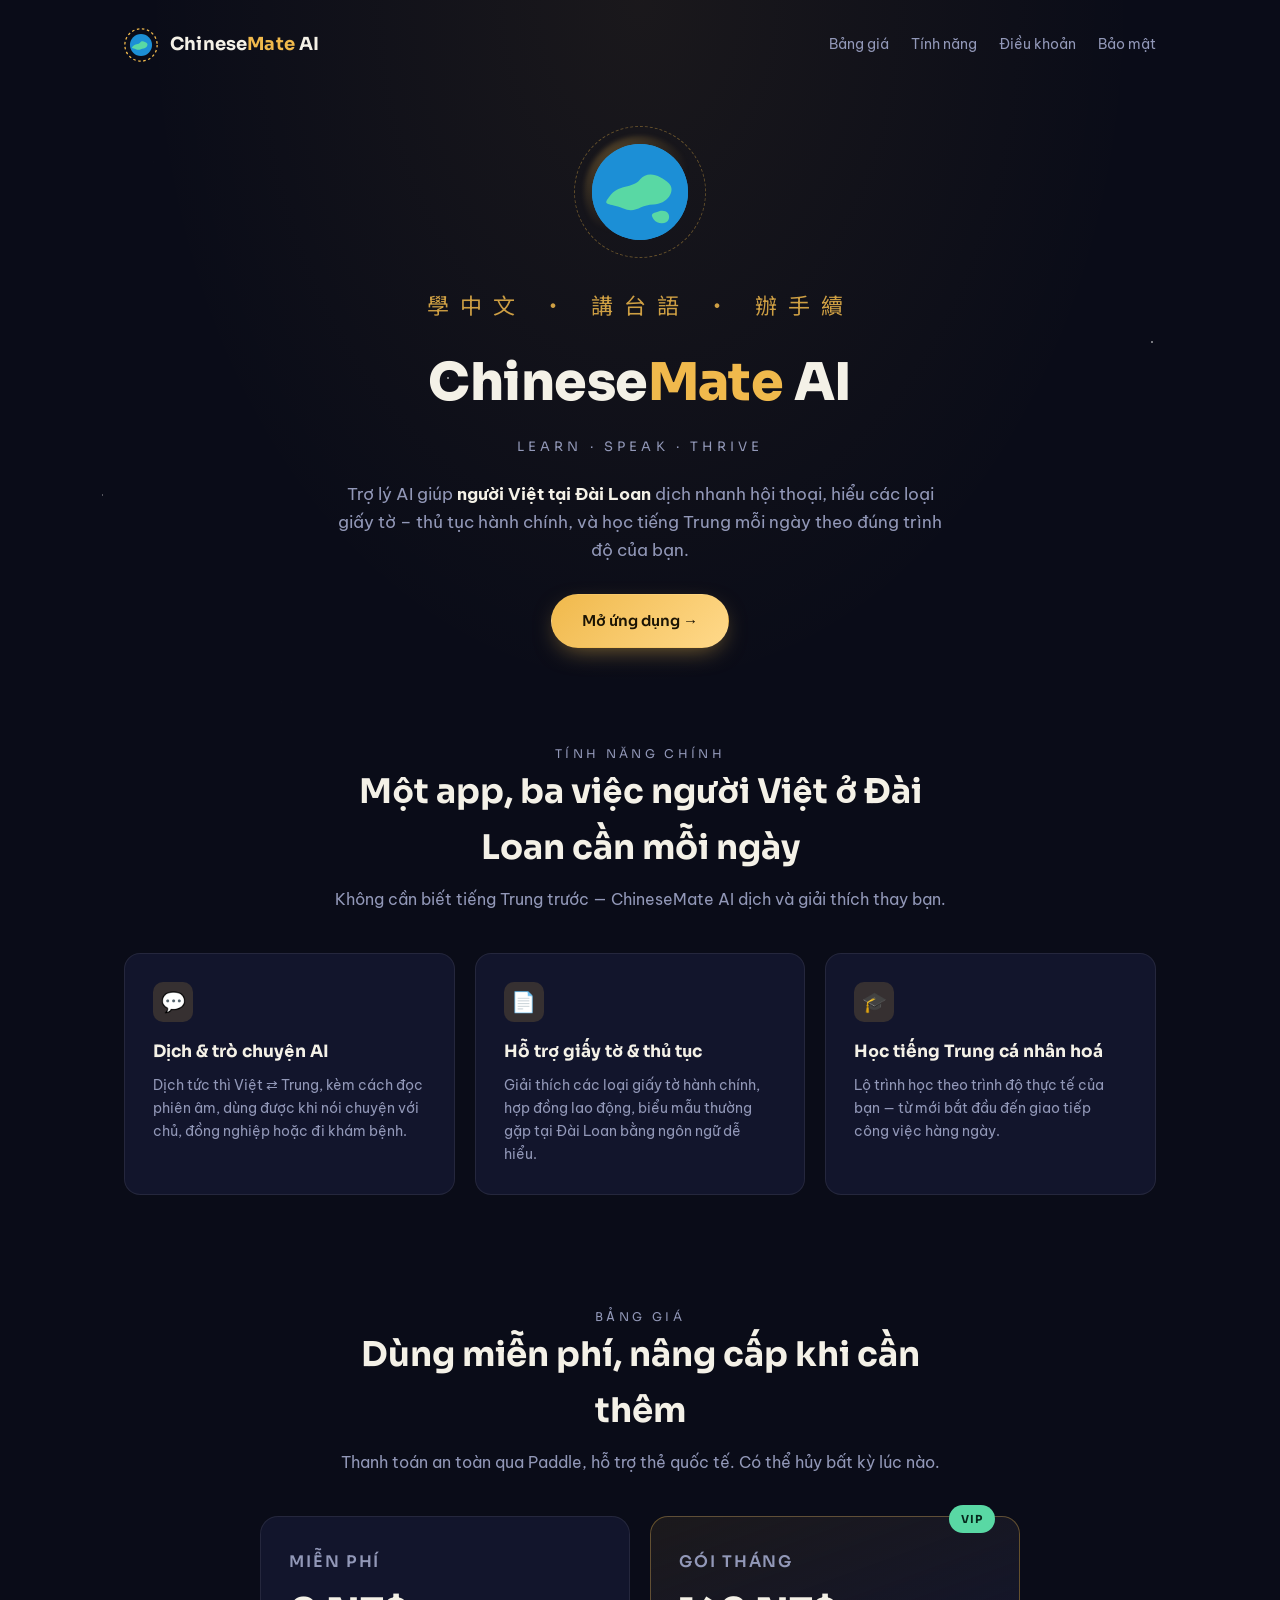
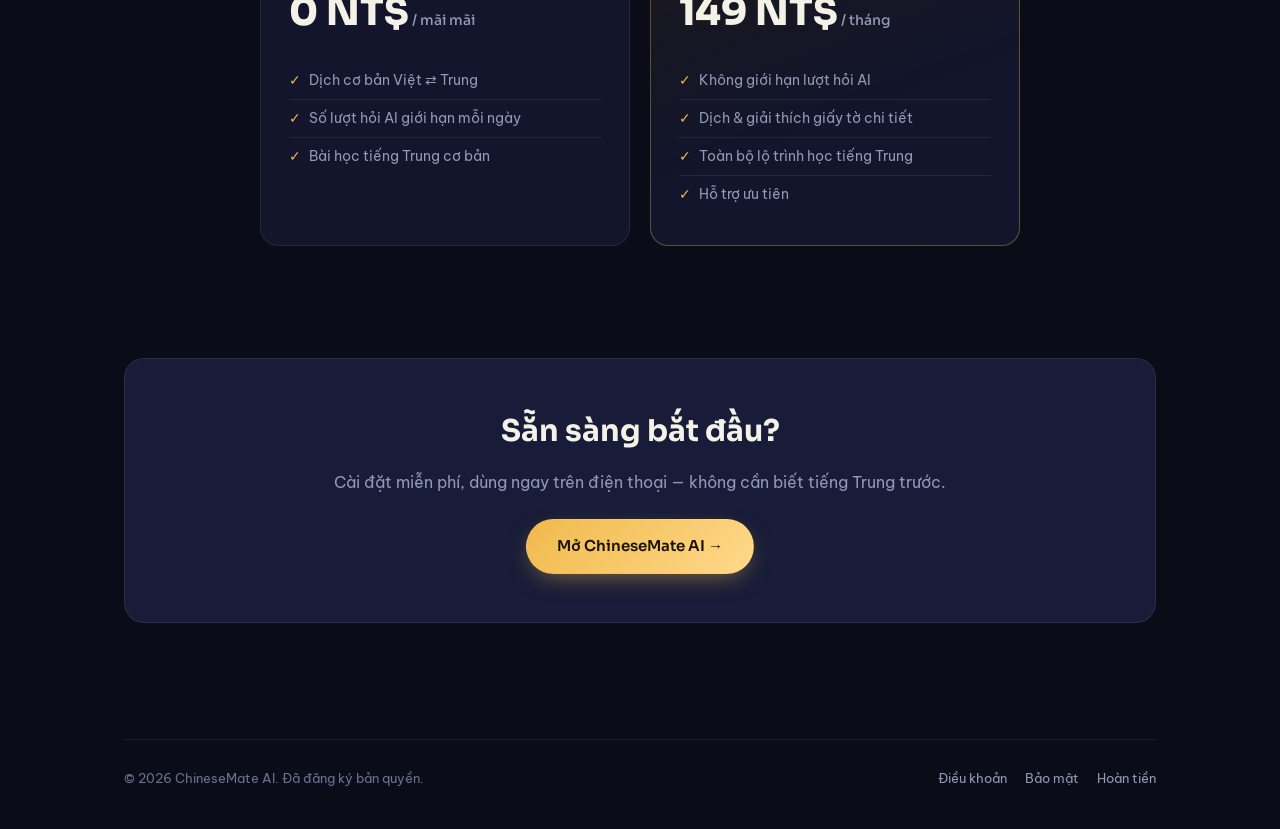
<file: index.html>
<!DOCTYPE html>
<html lang="vi">
<head>
<meta charset="UTF-8" />
<meta name="viewport" content="width=device-width, initial-scale=1" />
<title>ChineseMate AI — Học tiếng Trung &amp; hỗ trợ giấy tờ cho người Việt tại Đài Loan</title>
<meta name="description" content="ChineseMate AI giúp người Việt tại Đài Loan dịch nhanh, hiểu giấy tờ hành chính và học tiếng Trung mỗi ngày, ngay trên điện thoại." />
<link rel="preconnect" href="https://fonts.googleapis.com">
<link rel="preconnect" href="https://fonts.gstatic.com" crossorigin>
<link href="https://fonts.googleapis.com/css2?family=Sora:wght@600;700;800&family=Be+Vietnam+Pro:wght@400;500;600;700&family=Noto+Sans+TC:wght@500&display=swap" rel="stylesheet">
<link rel="stylesheet" href="styles.css">
</head>
<body>
<div class="starfield" aria-hidden="true"></div>

<div class="wrap">
  <header class="site-header">
    <a class="brand" href="/">
      <svg class="brand-mark" viewBox="0 0 40 40" aria-hidden="true">
        <circle cx="20" cy="20" r="19" fill="none" stroke="#f0b94c" stroke-width="1.5" stroke-dasharray="3 3"/>
        <circle cx="20" cy="20" r="13" fill="#1c8fd6"/>
        <path d="M10 22c3-4 7-2 9-5s6-1 8 1-1 6-4 6-5 3-9 1-6-1-4-3z" fill="#59d8a4"/>
      </svg>
      <span class="brand-name">Chinese<span class="gold">Mate</span> AI</span>
    </a>
    <nav class="nav-links">
      <a href="#pricing">Bảng giá</a>
      <a href="#features">Tính năng</a>
      <a href="terms.html">Điều khoản</a>
      <a href="privacy.html">Bảo mật</a>
    </nav>
  </header>

  <section class="hero">
    <div class="portal">
      <div class="portal-ring"></div>
      <div class="portal-glow"></div>
      <div class="portal-globe">
        <svg viewBox="0 0 100 100" aria-hidden="true">
          <rect width="100" height="100" fill="#1c8fd6"/>
          <path d="M18 55c10-14 24-8 32-18s22-4 30 4-2 22-16 22-18 10-32 4-22-2-14-12z" fill="#59d8a4"/>
          <path d="M70 70c6-2 12 2 10 8s-12 6-16 0 0-6 6-8z" fill="#59d8a4"/>
        </svg>
      </div>
    </div>

    <div class="cjk-strip">學中文 · 講台語 · 辦手續</div>
    <h1>Chinese<span class="gold">Mate</span> AI</h1>
    <p class="tagline">Learn · Speak · Thrive</p>
    <p class="lede">
      Trợ lý AI giúp <strong>người Việt tại Đài Loan</strong> dịch nhanh hội thoại,
      hiểu các loại giấy tờ – thủ tục hành chính, và học tiếng Trung mỗi ngày
      theo đúng trình độ của bạn.
    </p>
    <a class="btn btn-primary" href="taiwanmate-app/">Mở ứng dụng →</a>
  </section>

  <section class="section" id="features">
    <div class="section-head">
      <p class="eyebrow">Tính năng chính</p>
      <h2>Một app, ba việc người Việt ở Đài Loan cần mỗi ngày</h2>
      <p>Không cần biết tiếng Trung trước — ChineseMate AI dịch và giải thích thay bạn.</p>
    </div>
    <div class="grid-3">
      <div class="card">
        <div class="icon">💬</div>
        <h3>Dịch &amp; trò chuyện AI</h3>
        <p>Dịch tức thì Việt ⇄ Trung, kèm cách đọc phiên âm, dùng được khi nói chuyện với chủ, đồng nghiệp hoặc đi khám bệnh.</p>
      </div>
      <div class="card">
        <div class="icon">📄</div>
        <h3>Hỗ trợ giấy tờ &amp; thủ tục</h3>
        <p>Giải thích các loại giấy tờ hành chính, hợp đồng lao động, biểu mẫu thường gặp tại Đài Loan bằng ngôn ngữ dễ hiểu.</p>
      </div>
      <div class="card">
        <div class="icon">🎓</div>
        <h3>Học tiếng Trung cá nhân hoá</h3>
        <p>Lộ trình học theo trình độ thực tế của bạn — từ mới bắt đầu đến giao tiếp công việc hàng ngày.</p>
      </div>
    </div>
  </section>

  <section class="section" id="pricing">
    <div class="section-head">
      <p class="eyebrow">Bảng giá</p>
      <h2>Dùng miễn phí, nâng cấp khi cần thêm</h2>
      <p>Thanh toán an toàn qua Paddle, hỗ trợ thẻ quốc tế. Có thể hủy bất kỳ lúc nào.</p>
    </div>
    <div class="pricing-grid">
      <div class="price-card">
        <h3>Miễn phí</h3>
        <p class="price-amount">0 NT$<span> / mãi mãi</span></p>
        <ul>
          <li>Dịch cơ bản Việt ⇄ Trung</li>
          <li>Số lượt hỏi AI giới hạn mỗi ngày</li>
          <li>Bài học tiếng Trung cơ bản</li>
        </ul>
      </div>
      <div class="price-card featured">
        <span class="badge">VIP</span>
        <h3>Gói tháng</h3>
        <p class="price-amount">149 NT$<span> / tháng</span></p>
        <ul>
          <li>Không giới hạn lượt hỏi AI</li>
          <li>Dịch &amp; giải thích giấy tờ chi tiết</li>
          <li>Toàn bộ lộ trình học tiếng Trung</li>
          <li>Hỗ trợ ưu tiên</li>
        </ul>
      </div>
    </div>
  </section>

  <section class="section">
    <div class="cta">
      <h2>Sẵn sàng bắt đầu?</h2>
      <p>Cài đặt miễn phí, dùng ngay trên điện thoại — không cần biết tiếng Trung trước.</p>
      <a class="btn btn-primary" href="taiwanmate-app/">Mở ChineseMate AI →</a>
    </div>
  </section>

  <footer class="site-footer">
    <div class="footer-row">
      <span>© 2026 ChineseMate AI. Đã đăng ký bản quyền.</span>
      <div class="footer-links">
        <a href="terms.html">Điều khoản</a>
        <a href="privacy.html">Bảo mật</a>
        <a href="refund.html">Hoàn tiền</a>
      </div>
    </div>
  </footer>
</div>

</body>
</html>
</file>
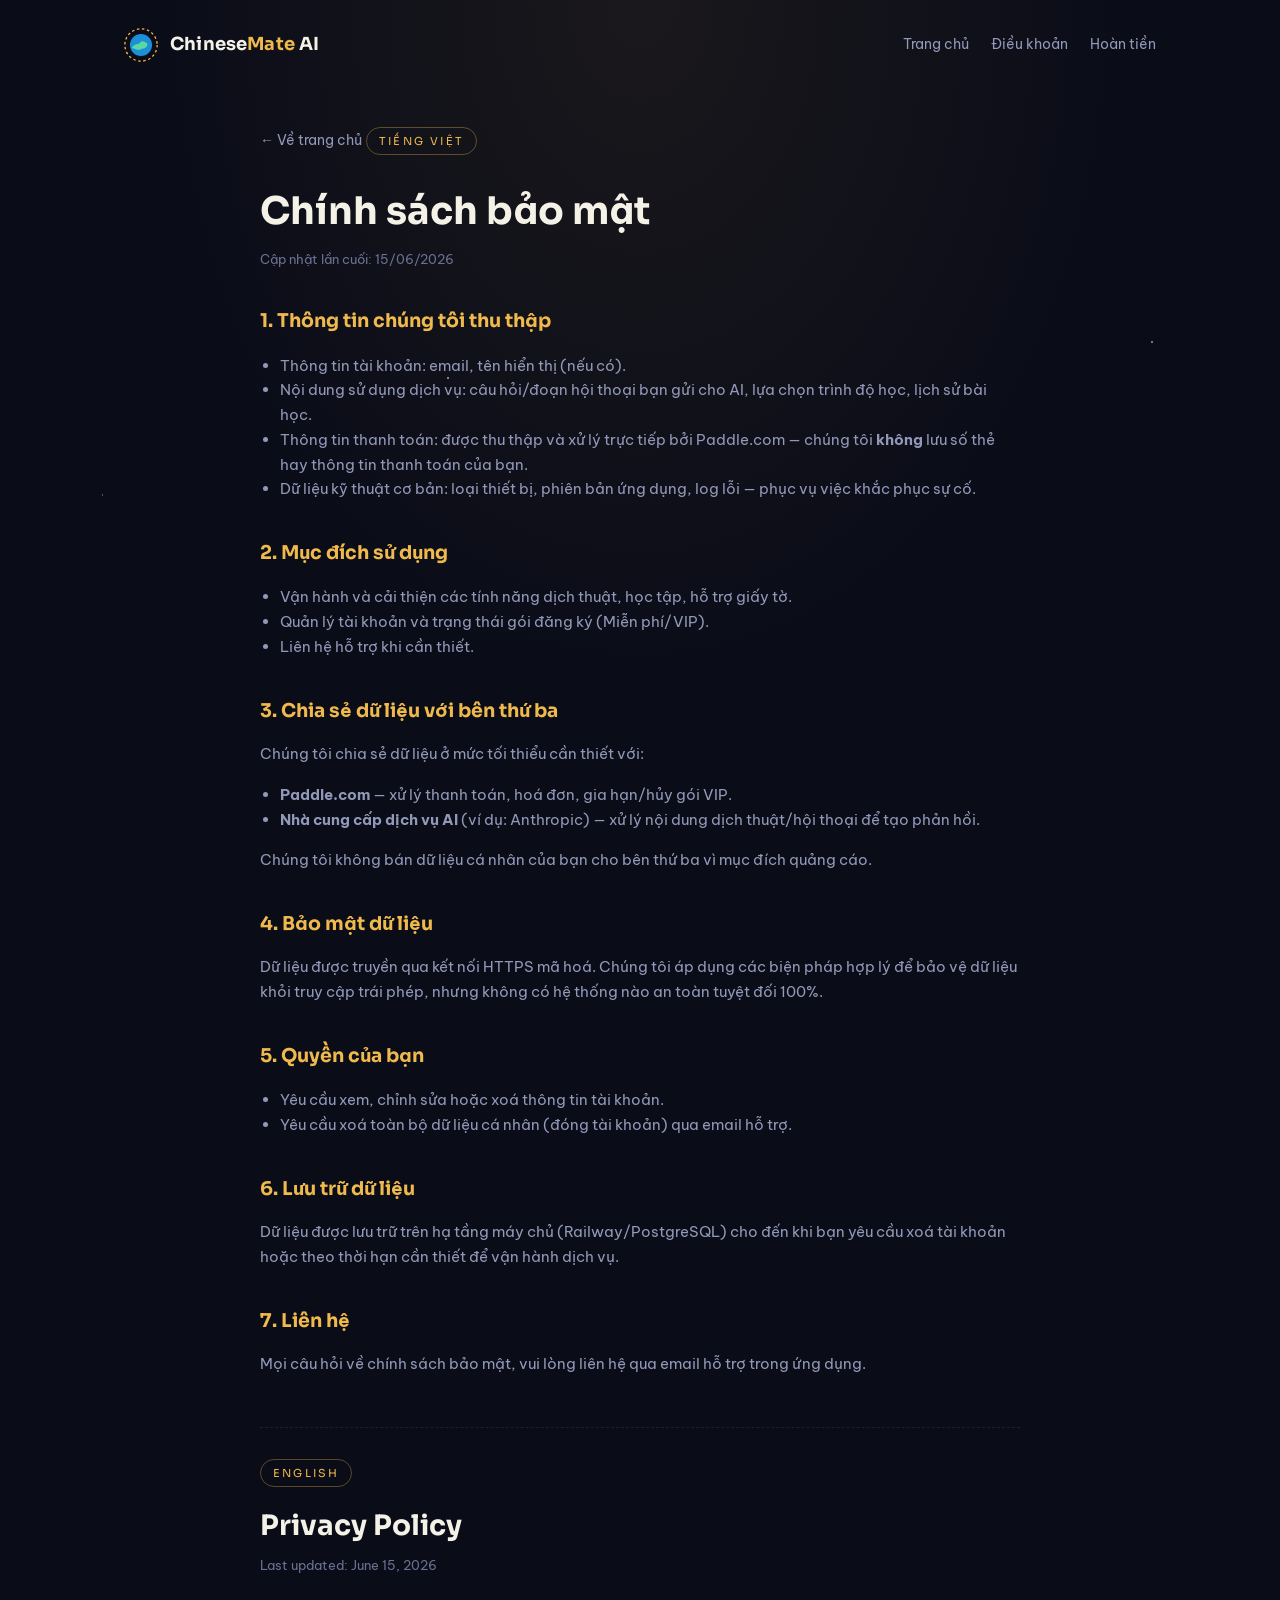
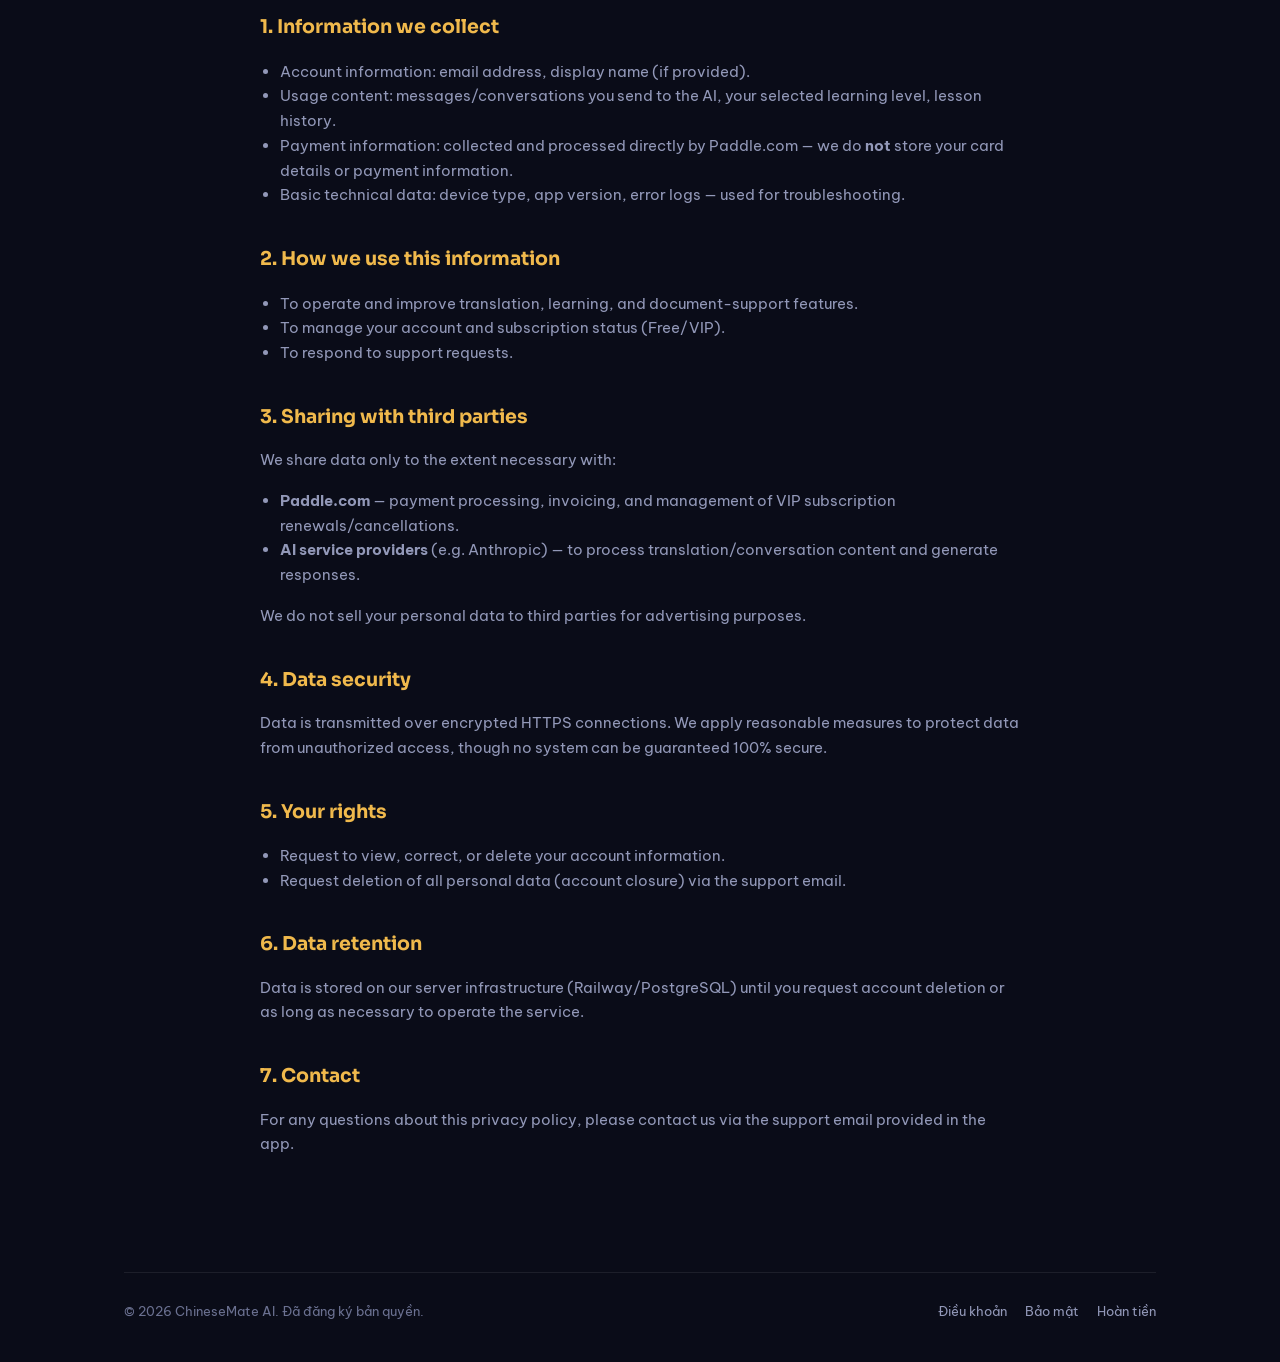
<file: privacy.html>
<!DOCTYPE html>
<html lang="vi">
<head>
<meta charset="UTF-8" />
<meta name="viewport" content="width=device-width, initial-scale=1" />
<title>Chính sách bảo mật — ChineseMate AI</title>
<link rel="preconnect" href="https://fonts.googleapis.com">
<link rel="preconnect" href="https://fonts.gstatic.com" crossorigin>
<link href="https://fonts.googleapis.com/css2?family=Sora:wght@600;700;800&family=Be+Vietnam+Pro:wght@400;500;600;700&display=swap" rel="stylesheet">
<link rel="stylesheet" href="styles.css">
</head>
<body>
<div class="starfield" aria-hidden="true"></div>
<div class="wrap">
  <header class="site-header">
    <a class="brand" href="/">
      <svg class="brand-mark" viewBox="0 0 40 40" aria-hidden="true">
        <circle cx="20" cy="20" r="19" fill="none" stroke="#f0b94c" stroke-width="1.5" stroke-dasharray="3 3"/>
        <circle cx="20" cy="20" r="13" fill="#1c8fd6"/>
        <path d="M10 22c3-4 7-2 9-5s6-1 8 1-1 6-4 6-5 3-9 1-6-1-4-3z" fill="#59d8a4"/>
      </svg>
      <span class="brand-name">Chinese<span class="gold">Mate</span> AI</span>
    </a>
    <nav class="nav-links">
      <a href="/">Trang chủ</a>
      <a href="terms.html">Điều khoản</a>
      <a href="refund.html">Hoàn tiền</a>
    </nav>
  </header>

  <main class="legal">
    <a class="back-link" href="/">← Về trang chủ</a>
    <span class="lang-tag">Tiếng Việt</span>
    <h1>Chính sách bảo mật</h1>
    <p class="updated">Cập nhật lần cuối: 15/06/2026</p>

    <h2>1. Thông tin chúng tôi thu thập</h2>
    <ul>
      <li>Thông tin tài khoản: email, tên hiển thị (nếu có).</li>
      <li>Nội dung sử dụng dịch vụ: câu hỏi/đoạn hội thoại bạn gửi cho AI, lựa chọn trình độ học, lịch sử bài học.</li>
      <li>Thông tin thanh toán: được thu thập và xử lý trực tiếp bởi Paddle.com — chúng tôi <strong>không</strong> lưu số thẻ hay thông tin thanh toán của bạn.</li>
      <li>Dữ liệu kỹ thuật cơ bản: loại thiết bị, phiên bản ứng dụng, log lỗi — phục vụ việc khắc phục sự cố.</li>
    </ul>

    <h2>2. Mục đích sử dụng</h2>
    <ul>
      <li>Vận hành và cải thiện các tính năng dịch thuật, học tập, hỗ trợ giấy tờ.</li>
      <li>Quản lý tài khoản và trạng thái gói đăng ký (Miễn phí/VIP).</li>
      <li>Liên hệ hỗ trợ khi cần thiết.</li>
    </ul>

    <h2>3. Chia sẻ dữ liệu với bên thứ ba</h2>
    <p>Chúng tôi chia sẻ dữ liệu ở mức tối thiểu cần thiết với:</p>
    <ul>
      <li><strong>Paddle.com</strong> — xử lý thanh toán, hoá đơn, gia hạn/hủy gói VIP.</li>
      <li><strong>Nhà cung cấp dịch vụ AI</strong> (ví dụ: Anthropic) — xử lý nội dung dịch thuật/hội thoại để tạo phản hồi.</li>
    </ul>
    <p>Chúng tôi không bán dữ liệu cá nhân của bạn cho bên thứ ba vì mục đích quảng cáo.</p>

    <h2>4. Bảo mật dữ liệu</h2>
    <p>Dữ liệu được truyền qua kết nối HTTPS mã hoá. Chúng tôi áp dụng các biện pháp hợp lý để bảo vệ dữ liệu khỏi truy cập trái phép, nhưng không có hệ thống nào an toàn tuyệt đối 100%.</p>

    <h2>5. Quyền của bạn</h2>
    <ul>
      <li>Yêu cầu xem, chỉnh sửa hoặc xoá thông tin tài khoản.</li>
      <li>Yêu cầu xoá toàn bộ dữ liệu cá nhân (đóng tài khoản) qua email hỗ trợ.</li>
    </ul>

    <h2>6. Lưu trữ dữ liệu</h2>
    <p>Dữ liệu được lưu trữ trên hạ tầng máy chủ (Railway/PostgreSQL) cho đến khi bạn yêu cầu xoá tài khoản hoặc theo thời hạn cần thiết để vận hành dịch vụ.</p>

    <h2>7. Liên hệ</h2>
    <p>Mọi câu hỏi về chính sách bảo mật, vui lòng liên hệ qua email hỗ trợ trong ứng dụng.</p>

    <hr class="lang-divider" />

    <span class="lang-tag">English</span>
    <h1 style="font-size:28px;">Privacy Policy</h1>
    <p class="updated">Last updated: June 15, 2026</p>

    <h2>1. Information we collect</h2>
    <ul>
      <li>Account information: email address, display name (if provided).</li>
      <li>Usage content: messages/conversations you send to the AI, your selected learning level, lesson history.</li>
      <li>Payment information: collected and processed directly by Paddle.com — we do <strong>not</strong> store your card details or payment information.</li>
      <li>Basic technical data: device type, app version, error logs — used for troubleshooting.</li>
    </ul>

    <h2>2. How we use this information</h2>
    <ul>
      <li>To operate and improve translation, learning, and document-support features.</li>
      <li>To manage your account and subscription status (Free/VIP).</li>
      <li>To respond to support requests.</li>
    </ul>

    <h2>3. Sharing with third parties</h2>
    <p>We share data only to the extent necessary with:</p>
    <ul>
      <li><strong>Paddle.com</strong> — payment processing, invoicing, and management of VIP subscription renewals/cancellations.</li>
      <li><strong>AI service providers</strong> (e.g. Anthropic) — to process translation/conversation content and generate responses.</li>
    </ul>
    <p>We do not sell your personal data to third parties for advertising purposes.</p>

    <h2>4. Data security</h2>
    <p>Data is transmitted over encrypted HTTPS connections. We apply reasonable measures to protect data from unauthorized access, though no system can be guaranteed 100% secure.</p>

    <h2>5. Your rights</h2>
    <ul>
      <li>Request to view, correct, or delete your account information.</li>
      <li>Request deletion of all personal data (account closure) via the support email.</li>
    </ul>

    <h2>6. Data retention</h2>
    <p>Data is stored on our server infrastructure (Railway/PostgreSQL) until you request account deletion or as long as necessary to operate the service.</p>

    <h2>7. Contact</h2>
    <p>For any questions about this privacy policy, please contact us via the support email provided in the app.</p>
  </main>

  <footer class="site-footer">
    <div class="footer-row">
      <span>© 2026 ChineseMate AI. Đã đăng ký bản quyền.</span>
      <div class="footer-links">
        <a href="terms.html">Điều khoản</a>
        <a href="privacy.html">Bảo mật</a>
        <a href="refund.html">Hoàn tiền</a>
      </div>
    </div>
  </footer>
</div>
</body>
</html>
</file>
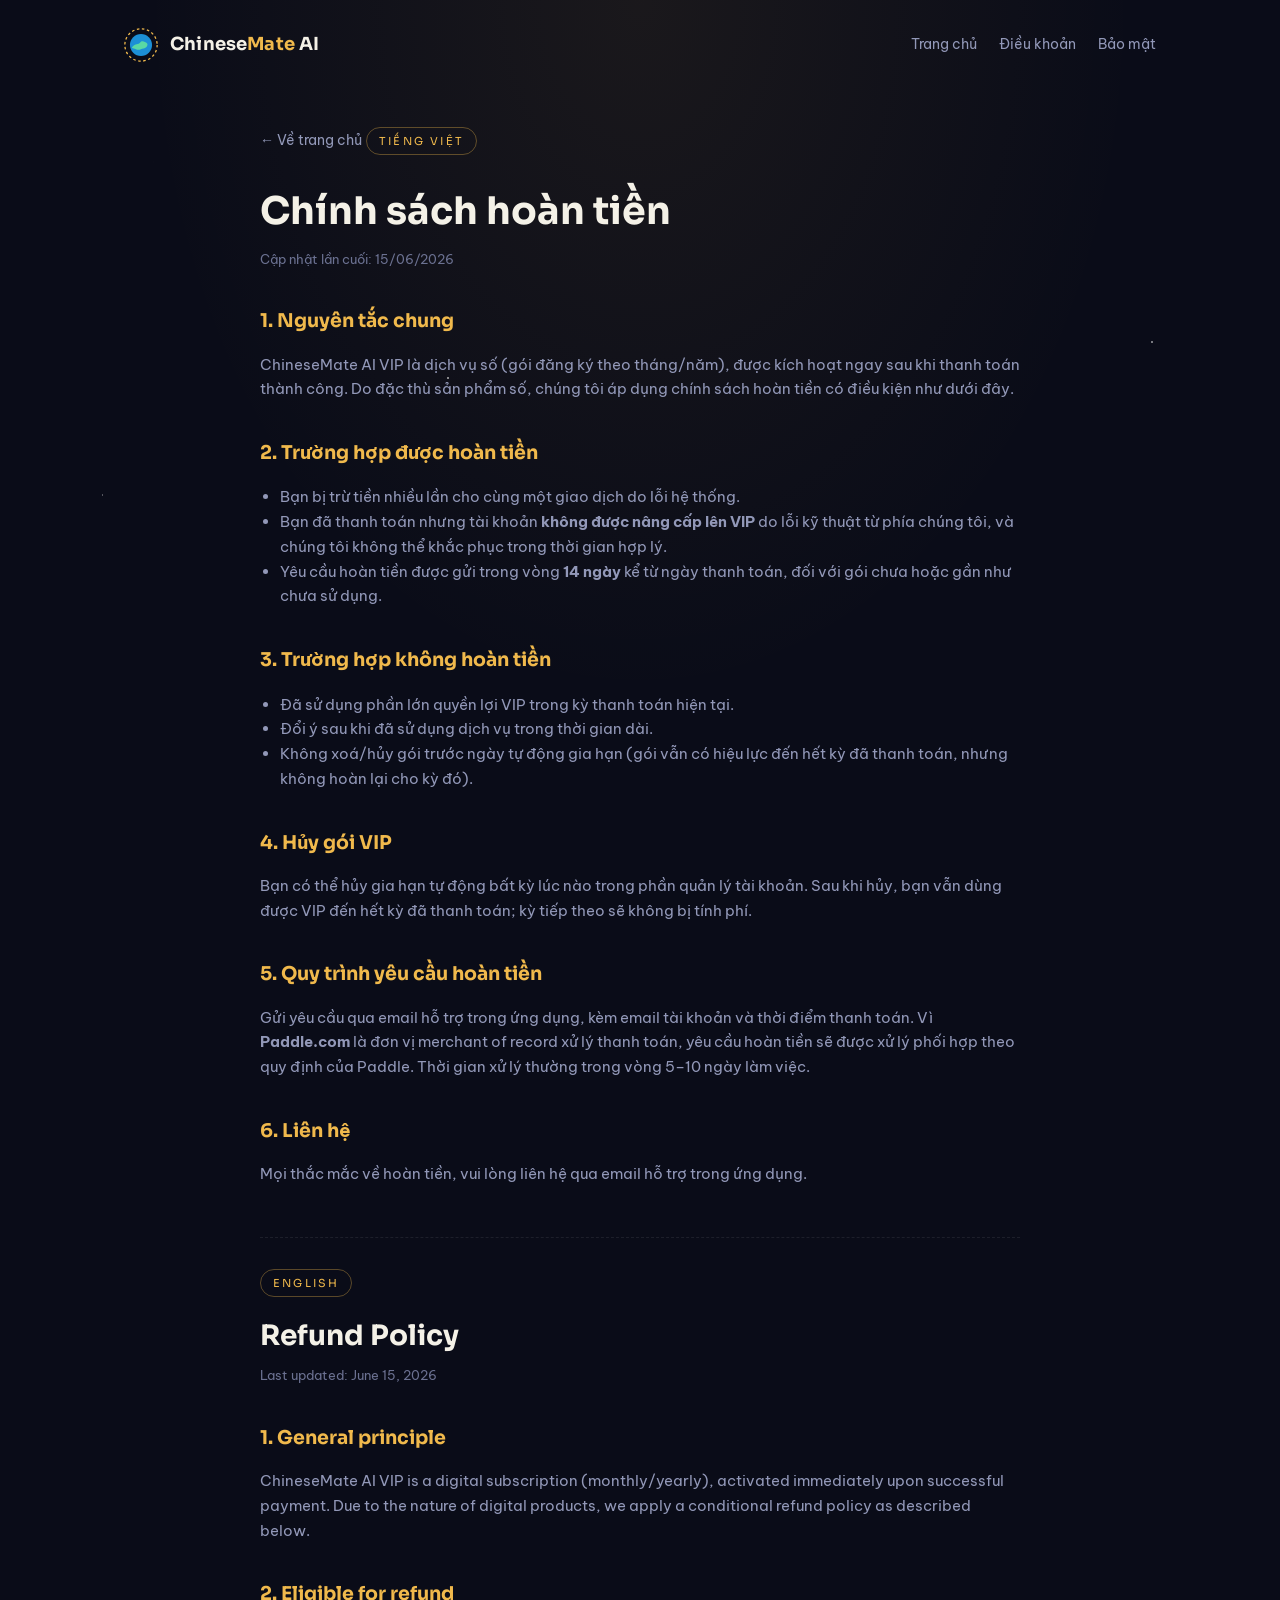
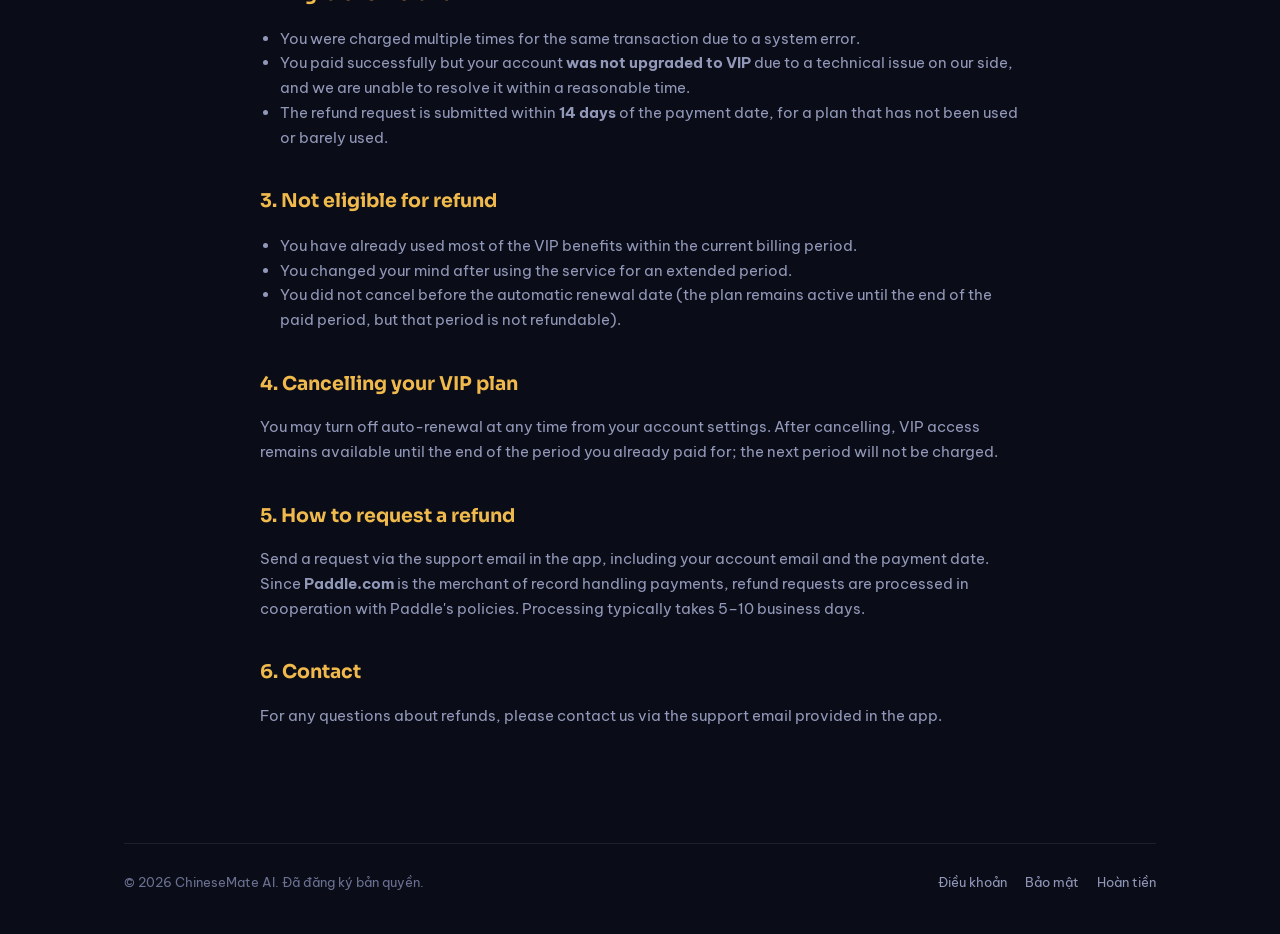
<file: refund.html>
<!DOCTYPE html>
<html lang="vi">
<head>
<meta charset="UTF-8" />
<meta name="viewport" content="width=device-width, initial-scale=1" />
<title>Chính sách hoàn tiền — ChineseMate AI</title>
<link rel="preconnect" href="https://fonts.googleapis.com">
<link rel="preconnect" href="https://fonts.gstatic.com" crossorigin>
<link href="https://fonts.googleapis.com/css2?family=Sora:wght@600;700;800&family=Be+Vietnam+Pro:wght@400;500;600;700&display=swap" rel="stylesheet">
<link rel="stylesheet" href="styles.css">
</head>
<body>
<div class="starfield" aria-hidden="true"></div>
<div class="wrap">
  <header class="site-header">
    <a class="brand" href="/">
      <svg class="brand-mark" viewBox="0 0 40 40" aria-hidden="true">
        <circle cx="20" cy="20" r="19" fill="none" stroke="#f0b94c" stroke-width="1.5" stroke-dasharray="3 3"/>
        <circle cx="20" cy="20" r="13" fill="#1c8fd6"/>
        <path d="M10 22c3-4 7-2 9-5s6-1 8 1-1 6-4 6-5 3-9 1-6-1-4-3z" fill="#59d8a4"/>
      </svg>
      <span class="brand-name">Chinese<span class="gold">Mate</span> AI</span>
    </a>
    <nav class="nav-links">
      <a href="/">Trang chủ</a>
      <a href="terms.html">Điều khoản</a>
      <a href="privacy.html">Bảo mật</a>
    </nav>
  </header>

  <main class="legal">
    <a class="back-link" href="/">← Về trang chủ</a>
    <span class="lang-tag">Tiếng Việt</span>
    <h1>Chính sách hoàn tiền</h1>
    <p class="updated">Cập nhật lần cuối: 15/06/2026</p>

    <h2>1. Nguyên tắc chung</h2>
    <p>ChineseMate AI VIP là dịch vụ số (gói đăng ký theo tháng/năm), được kích hoạt ngay sau khi thanh toán thành công. Do đặc thù sản phẩm số, chúng tôi áp dụng chính sách hoàn tiền có điều kiện như dưới đây.</p>

    <h2>2. Trường hợp được hoàn tiền</h2>
    <ul>
      <li>Bạn bị trừ tiền nhiều lần cho cùng một giao dịch do lỗi hệ thống.</li>
      <li>Bạn đã thanh toán nhưng tài khoản <strong>không được nâng cấp lên VIP</strong> do lỗi kỹ thuật từ phía chúng tôi, và chúng tôi không thể khắc phục trong thời gian hợp lý.</li>
      <li>Yêu cầu hoàn tiền được gửi trong vòng <strong>14 ngày</strong> kể từ ngày thanh toán, đối với gói chưa hoặc gần như chưa sử dụng.</li>
    </ul>

    <h2>3. Trường hợp không hoàn tiền</h2>
    <ul>
      <li>Đã sử dụng phần lớn quyền lợi VIP trong kỳ thanh toán hiện tại.</li>
      <li>Đổi ý sau khi đã sử dụng dịch vụ trong thời gian dài.</li>
      <li>Không xoá/hủy gói trước ngày tự động gia hạn (gói vẫn có hiệu lực đến hết kỳ đã thanh toán, nhưng không hoàn lại cho kỳ đó).</li>
    </ul>

    <h2>4. Hủy gói VIP</h2>
    <p>Bạn có thể hủy gia hạn tự động bất kỳ lúc nào trong phần quản lý tài khoản. Sau khi hủy, bạn vẫn dùng được VIP đến hết kỳ đã thanh toán; kỳ tiếp theo sẽ không bị tính phí.</p>

    <h2>5. Quy trình yêu cầu hoàn tiền</h2>
    <p>Gửi yêu cầu qua email hỗ trợ trong ứng dụng, kèm email tài khoản và thời điểm thanh toán. Vì <strong>Paddle.com</strong> là đơn vị merchant of record xử lý thanh toán, yêu cầu hoàn tiền sẽ được xử lý phối hợp theo quy định của Paddle. Thời gian xử lý thường trong vòng 5–10 ngày làm việc.</p>

    <h2>6. Liên hệ</h2>
    <p>Mọi thắc mắc về hoàn tiền, vui lòng liên hệ qua email hỗ trợ trong ứng dụng.</p>

    <hr class="lang-divider" />

    <span class="lang-tag">English</span>
    <h1 style="font-size:28px;">Refund Policy</h1>
    <p class="updated">Last updated: June 15, 2026</p>

    <h2>1. General principle</h2>
    <p>ChineseMate AI VIP is a digital subscription (monthly/yearly), activated immediately upon successful payment. Due to the nature of digital products, we apply a conditional refund policy as described below.</p>

    <h2>2. Eligible for refund</h2>
    <ul>
      <li>You were charged multiple times for the same transaction due to a system error.</li>
      <li>You paid successfully but your account <strong>was not upgraded to VIP</strong> due to a technical issue on our side, and we are unable to resolve it within a reasonable time.</li>
      <li>The refund request is submitted within <strong>14 days</strong> of the payment date, for a plan that has not been used or barely used.</li>
    </ul>

    <h2>3. Not eligible for refund</h2>
    <ul>
      <li>You have already used most of the VIP benefits within the current billing period.</li>
      <li>You changed your mind after using the service for an extended period.</li>
      <li>You did not cancel before the automatic renewal date (the plan remains active until the end of the paid period, but that period is not refundable).</li>
    </ul>

    <h2>4. Cancelling your VIP plan</h2>
    <p>You may turn off auto-renewal at any time from your account settings. After cancelling, VIP access remains available until the end of the period you already paid for; the next period will not be charged.</p>

    <h2>5. How to request a refund</h2>
    <p>Send a request via the support email in the app, including your account email and the payment date. Since <strong>Paddle.com</strong> is the merchant of record handling payments, refund requests are processed in cooperation with Paddle's policies. Processing typically takes 5–10 business days.</p>

    <h2>6. Contact</h2>
    <p>For any questions about refunds, please contact us via the support email provided in the app.</p>
  </main>

  <footer class="site-footer">
    <div class="footer-row">
      <span>© 2026 ChineseMate AI. Đã đăng ký bản quyền.</span>
      <div class="footer-links">
        <a href="terms.html">Điều khoản</a>
        <a href="privacy.html">Bảo mật</a>
        <a href="refund.html">Hoàn tiền</a>
      </div>
    </div>
  </footer>
</div>
</body>
</html>
</file>
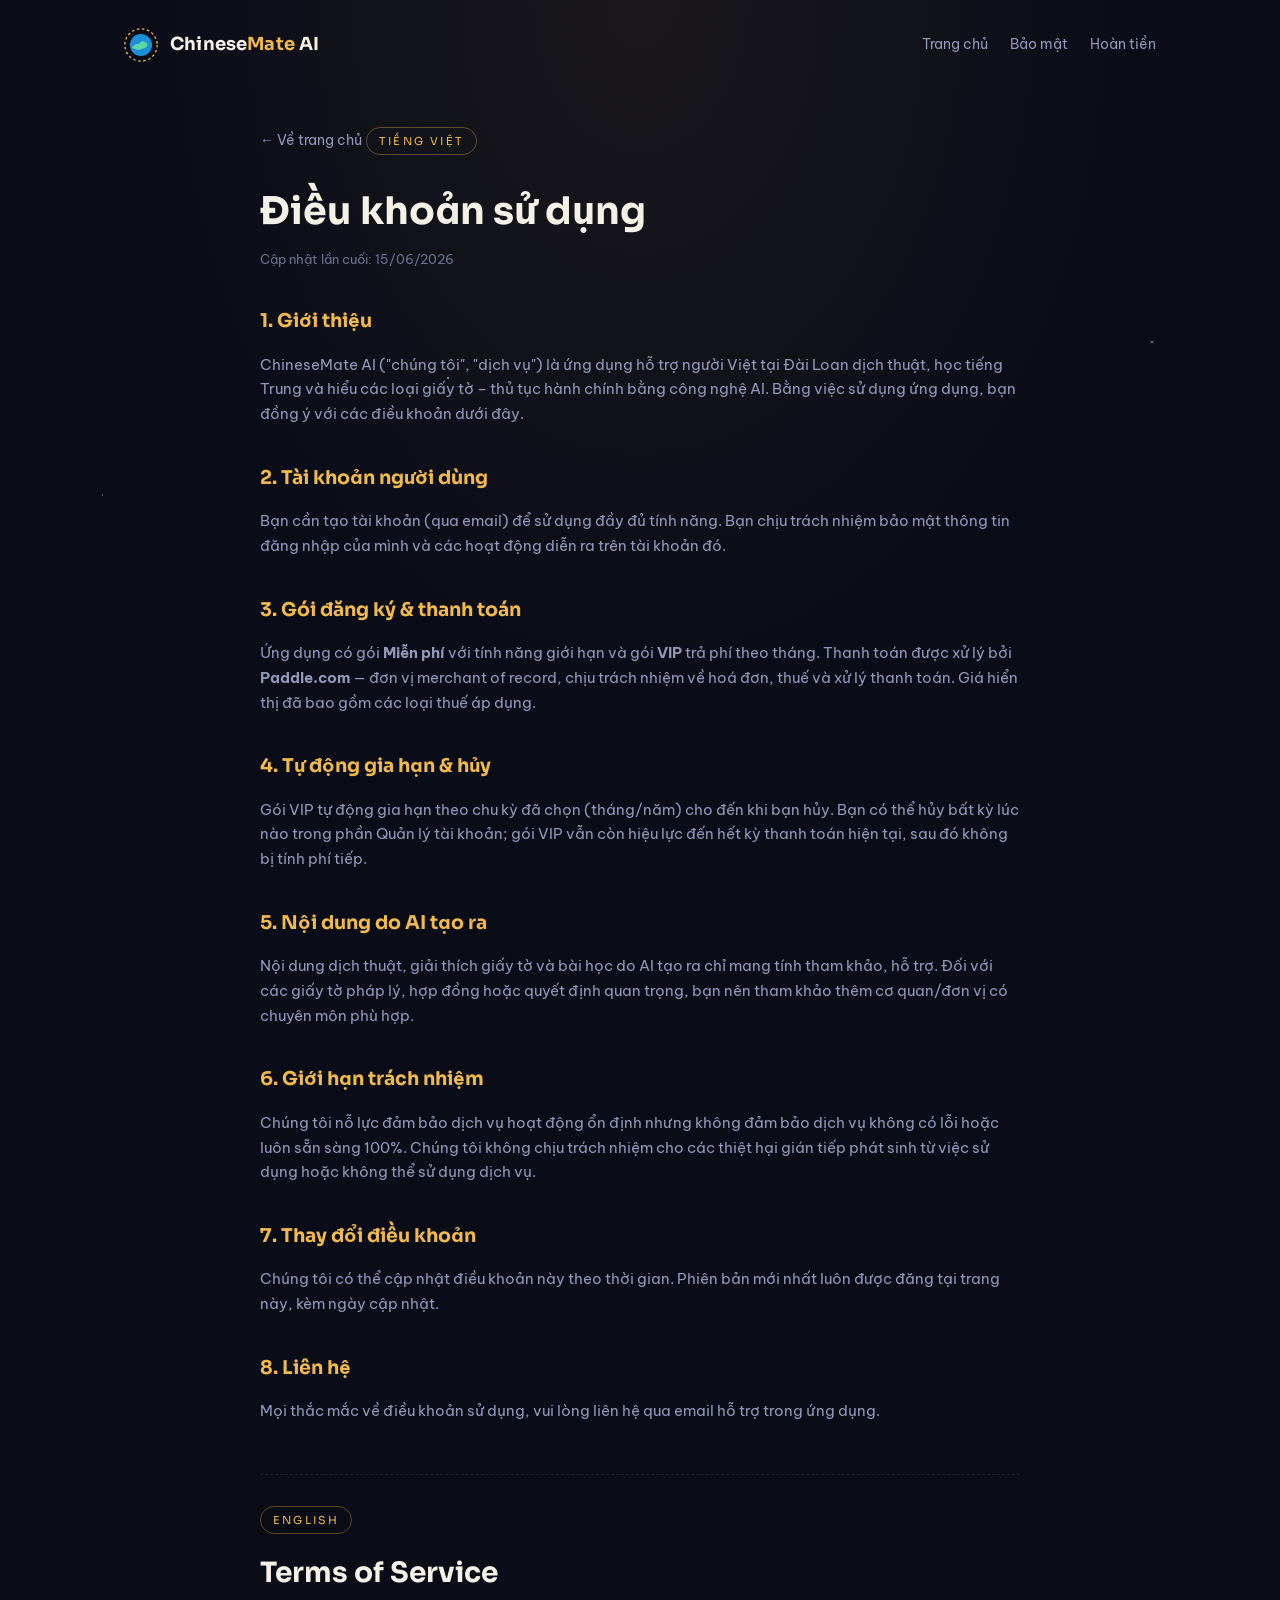
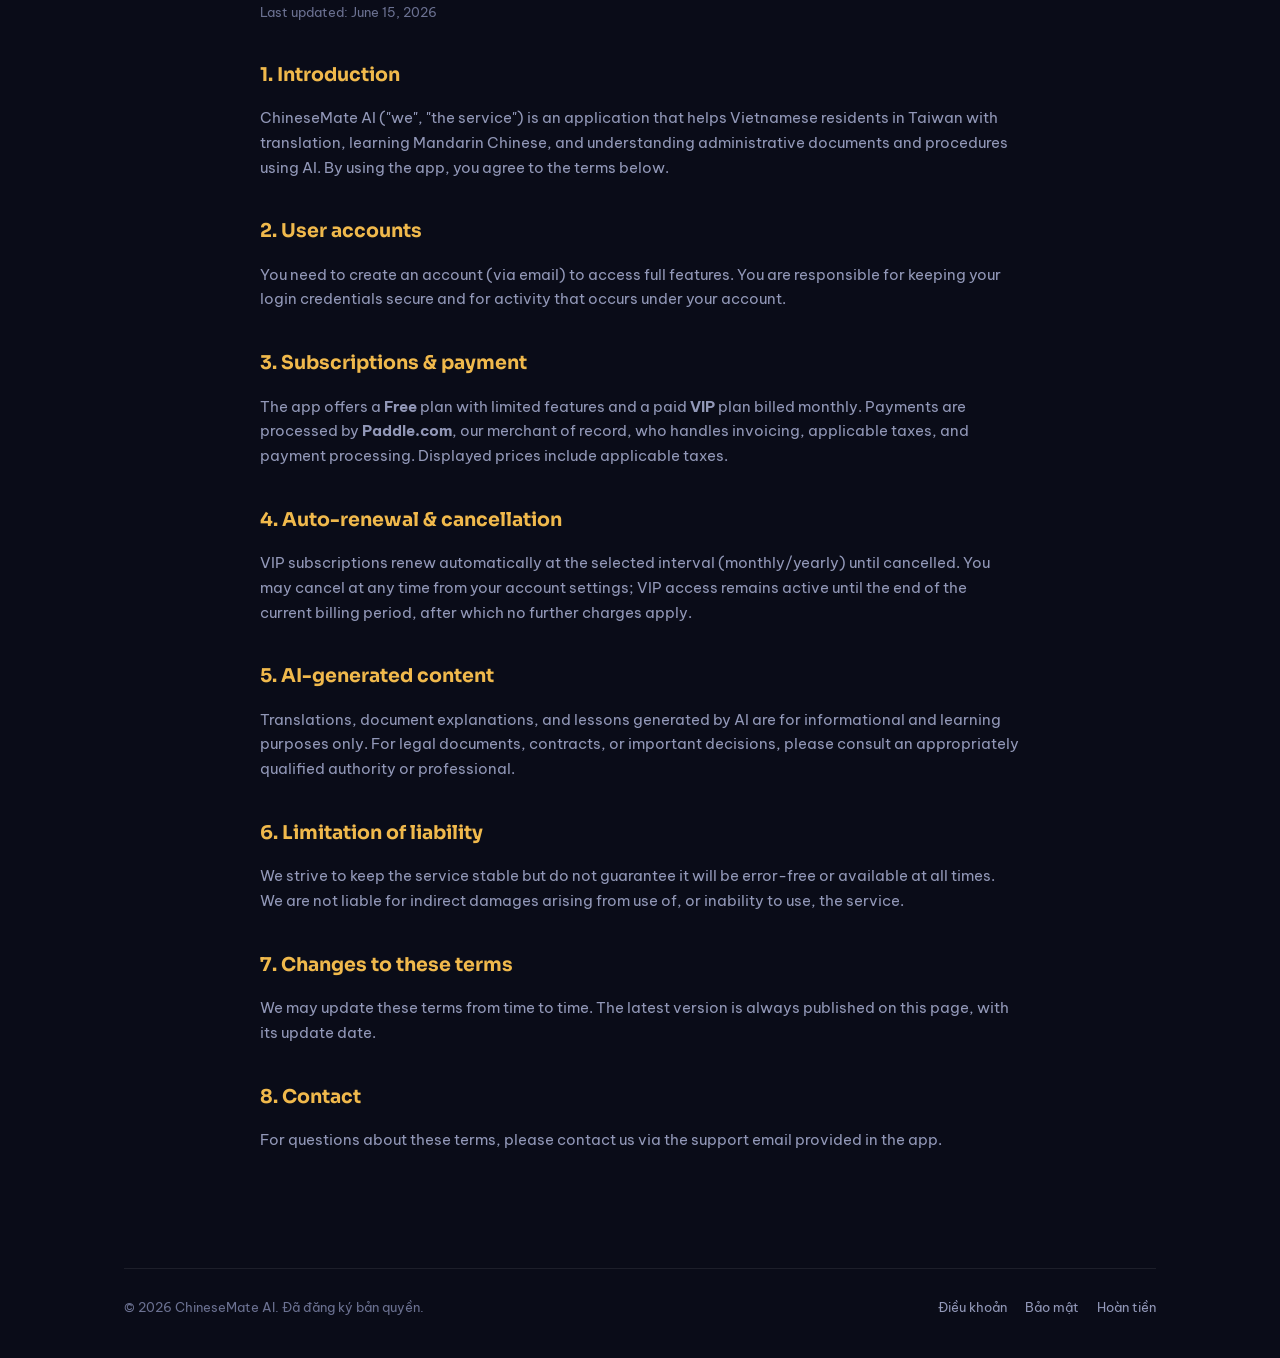
<file: terms.html>
<!DOCTYPE html>
<html lang="vi">
<head>
<meta charset="UTF-8" />
<meta name="viewport" content="width=device-width, initial-scale=1" />
<title>Điều khoản sử dụng — ChineseMate AI</title>
<link rel="preconnect" href="https://fonts.googleapis.com">
<link rel="preconnect" href="https://fonts.gstatic.com" crossorigin>
<link href="https://fonts.googleapis.com/css2?family=Sora:wght@600;700;800&family=Be+Vietnam+Pro:wght@400;500;600;700&display=swap" rel="stylesheet">
<link rel="stylesheet" href="styles.css">
</head>
<body>
<div class="starfield" aria-hidden="true"></div>
<div class="wrap">
  <header class="site-header">
    <a class="brand" href="/">
      <svg class="brand-mark" viewBox="0 0 40 40" aria-hidden="true">
        <circle cx="20" cy="20" r="19" fill="none" stroke="#f0b94c" stroke-width="1.5" stroke-dasharray="3 3"/>
        <circle cx="20" cy="20" r="13" fill="#1c8fd6"/>
        <path d="M10 22c3-4 7-2 9-5s6-1 8 1-1 6-4 6-5 3-9 1-6-1-4-3z" fill="#59d8a4"/>
      </svg>
      <span class="brand-name">Chinese<span class="gold">Mate</span> AI</span>
    </a>
    <nav class="nav-links">
      <a href="/">Trang chủ</a>
      <a href="privacy.html">Bảo mật</a>
      <a href="refund.html">Hoàn tiền</a>
    </nav>
  </header>

  <main class="legal">
    <a class="back-link" href="/">← Về trang chủ</a>
    <span class="lang-tag">Tiếng Việt</span>
    <h1>Điều khoản sử dụng</h1>
    <p class="updated">Cập nhật lần cuối: 15/06/2026</p>

    <h2>1. Giới thiệu</h2>
    <p>ChineseMate AI ("chúng tôi", "dịch vụ") là ứng dụng hỗ trợ người Việt tại Đài Loan dịch thuật, học tiếng Trung và hiểu các loại giấy tờ – thủ tục hành chính bằng công nghệ AI. Bằng việc sử dụng ứng dụng, bạn đồng ý với các điều khoản dưới đây.</p>

    <h2>2. Tài khoản người dùng</h2>
    <p>Bạn cần tạo tài khoản (qua email) để sử dụng đầy đủ tính năng. Bạn chịu trách nhiệm bảo mật thông tin đăng nhập của mình và các hoạt động diễn ra trên tài khoản đó.</p>

    <h2>3. Gói đăng ký &amp; thanh toán</h2>
    <p>Ứng dụng có gói <strong>Miễn phí</strong> với tính năng giới hạn và gói <strong>VIP</strong> trả phí theo tháng. Thanh toán được xử lý bởi <strong>Paddle.com</strong> — đơn vị merchant of record, chịu trách nhiệm về hoá đơn, thuế và xử lý thanh toán. Giá hiển thị đã bao gồm các loại thuế áp dụng.</p>

    <h2>4. Tự động gia hạn &amp; hủy</h2>
    <p>Gói VIP tự động gia hạn theo chu kỳ đã chọn (tháng/năm) cho đến khi bạn hủy. Bạn có thể hủy bất kỳ lúc nào trong phần Quản lý tài khoản; gói VIP vẫn còn hiệu lực đến hết kỳ thanh toán hiện tại, sau đó không bị tính phí tiếp.</p>

    <h2>5. Nội dung do AI tạo ra</h2>
    <p>Nội dung dịch thuật, giải thích giấy tờ và bài học do AI tạo ra chỉ mang tính tham khảo, hỗ trợ. Đối với các giấy tờ pháp lý, hợp đồng hoặc quyết định quan trọng, bạn nên tham khảo thêm cơ quan/đơn vị có chuyên môn phù hợp.</p>

    <h2>6. Giới hạn trách nhiệm</h2>
    <p>Chúng tôi nỗ lực đảm bảo dịch vụ hoạt động ổn định nhưng không đảm bảo dịch vụ không có lỗi hoặc luôn sẵn sàng 100%. Chúng tôi không chịu trách nhiệm cho các thiệt hại gián tiếp phát sinh từ việc sử dụng hoặc không thể sử dụng dịch vụ.</p>

    <h2>7. Thay đổi điều khoản</h2>
    <p>Chúng tôi có thể cập nhật điều khoản này theo thời gian. Phiên bản mới nhất luôn được đăng tại trang này, kèm ngày cập nhật.</p>

    <h2>8. Liên hệ</h2>
    <p>Mọi thắc mắc về điều khoản sử dụng, vui lòng liên hệ qua email hỗ trợ trong ứng dụng.</p>

    <hr class="lang-divider" />

    <span class="lang-tag">English</span>
    <h1 style="font-size:28px;">Terms of Service</h1>
    <p class="updated">Last updated: June 15, 2026</p>

    <h2>1. Introduction</h2>
    <p>ChineseMate AI ("we", "the service") is an application that helps Vietnamese residents in Taiwan with translation, learning Mandarin Chinese, and understanding administrative documents and procedures using AI. By using the app, you agree to the terms below.</p>

    <h2>2. User accounts</h2>
    <p>You need to create an account (via email) to access full features. You are responsible for keeping your login credentials secure and for activity that occurs under your account.</p>

    <h2>3. Subscriptions &amp; payment</h2>
    <p>The app offers a <strong>Free</strong> plan with limited features and a paid <strong>VIP</strong> plan billed monthly. Payments are processed by <strong>Paddle.com</strong>, our merchant of record, who handles invoicing, applicable taxes, and payment processing. Displayed prices include applicable taxes.</p>

    <h2>4. Auto-renewal &amp; cancellation</h2>
    <p>VIP subscriptions renew automatically at the selected interval (monthly/yearly) until cancelled. You may cancel at any time from your account settings; VIP access remains active until the end of the current billing period, after which no further charges apply.</p>

    <h2>5. AI-generated content</h2>
    <p>Translations, document explanations, and lessons generated by AI are for informational and learning purposes only. For legal documents, contracts, or important decisions, please consult an appropriately qualified authority or professional.</p>

    <h2>6. Limitation of liability</h2>
    <p>We strive to keep the service stable but do not guarantee it will be error-free or available at all times. We are not liable for indirect damages arising from use of, or inability to use, the service.</p>

    <h2>7. Changes to these terms</h2>
    <p>We may update these terms from time to time. The latest version is always published on this page, with its update date.</p>

    <h2>8. Contact</h2>
    <p>For questions about these terms, please contact us via the support email provided in the app.</p>
  </main>

  <footer class="site-footer">
    <div class="footer-row">
      <span>© 2026 ChineseMate AI. Đã đăng ký bản quyền.</span>
      <div class="footer-links">
        <a href="terms.html">Điều khoản</a>
        <a href="privacy.html">Bảo mật</a>
        <a href="refund.html">Hoàn tiền</a>
      </div>
    </div>
  </footer>
</div>
</body>
</html>
</file>
<file: styles.css>
/* ============================================
   ChineseMate AI — Shared styles
   Token system: dark "night sky" + gold portal accent
   ============================================ */

:root {
  --bg: #0a0c18;
  --bg-deep: #050610;
  --surface: #12152c;
  --surface-2: #181c38;
  --border: rgba(255, 255, 255, 0.08);
  --gold: #f0b94c;
  --gold-soft: rgba(240, 185, 76, 0.16);
  --gold-line: rgba(240, 185, 76, 0.35);
  --jade: #59d8a4;
  --text: #f4f1e7;
  --muted: #9298b8;
  --muted-2: #6b7191;

  --font-display: "Sora", "Be Vietnam Pro", sans-serif;
  --font-body: "Be Vietnam Pro", sans-serif;
  --font-cjk: "Noto Sans TC", "Be Vietnam Pro", sans-serif;

  --maxw: 1080px;
}

* { box-sizing: border-box; }

html { scroll-behavior: smooth; }

body {
  margin: 0;
  font-family: var(--font-body);
  background: var(--bg);
  color: var(--text);
  line-height: 1.65;
  -webkit-font-smoothing: antialiased;
}

/* ---------- starfield background ---------- */
.starfield {
  position: fixed;
  inset: 0;
  z-index: -2;
  background: var(--bg);
  background-image:
    radial-gradient(1px 1px at 12% 18%, rgba(255,255,255,0.55) 50%, transparent 51%),
    radial-gradient(1px 1px at 78% 8%, rgba(255,255,255,0.4) 50%, transparent 51%),
    radial-gradient(1.5px 1.5px at 35% 42%, rgba(255,255,255,0.5) 50%, transparent 51%),
    radial-gradient(1px 1px at 62% 65%, rgba(255,255,255,0.35) 50%, transparent 51%),
    radial-gradient(1.5px 1.5px at 90% 38%, rgba(255,255,255,0.45) 50%, transparent 51%),
    radial-gradient(1px 1px at 22% 78%, rgba(255,255,255,0.35) 50%, transparent 51%),
    radial-gradient(1px 1px at 50% 92%, rgba(255,255,255,0.4) 50%, transparent 51%),
    radial-gradient(1.5px 1.5px at 8% 55%, rgba(255,255,255,0.3) 50%, transparent 51%);
  background-size: 100% 100%;
}
.starfield::after {
  content: "";
  position: absolute;
  inset: 0;
  background: radial-gradient(ellipse at 50% 0%, rgba(240,185,76,0.07), transparent 55%);
}

/* ---------- layout helpers ---------- */
.wrap {
  max-width: var(--maxw);
  margin: 0 auto;
  padding: 0 24px;
}

/* ---------- header / nav ---------- */
.site-header {
  display: flex;
  align-items: center;
  justify-content: space-between;
  padding: 28px 0 0;
}
.brand {
  display: flex;
  align-items: center;
  gap: 12px;
  text-decoration: none;
  color: var(--text);
}
.brand-mark {
  width: 34px;
  height: 34px;
  flex-shrink: 0;
}
.brand-name {
  font-family: var(--font-display);
  font-weight: 700;
  font-size: 18px;
  letter-spacing: 0.01em;
}
.brand-name .gold { color: var(--gold); }

.nav-links {
  display: flex;
  gap: 22px;
  font-size: 14px;
  color: var(--muted);
}
.nav-links a { color: var(--muted); text-decoration: none; }
.nav-links a:hover { color: var(--text); }

/* ---------- hero ---------- */
.hero {
  text-align: center;
  padding: 64px 0 40px;
}
.portal {
  width: 132px;
  height: 132px;
  margin: 0 auto 28px;
  position: relative;
}
.portal-ring {
  position: absolute;
  inset: 0;
  border-radius: 50%;
  border: 1.5px dashed var(--gold-line);
  animation: spin 38s linear infinite;
}
.portal-glow {
  position: absolute;
  inset: 10px;
  border-radius: 50%;
  background: radial-gradient(circle at 35% 30%, rgba(240,185,76,0.35), transparent 60%);
  filter: blur(2px);
}
.portal-globe {
  position: absolute;
  inset: 18px;
  border-radius: 50%;
  overflow: hidden;
  background: #1c8fd6;
  box-shadow: inset 0 0 0 1.5px rgba(255,255,255,0.08);
}
.portal-globe svg { width: 100%; height: 100%; display: block; }

@keyframes spin {
  from { transform: rotate(0deg); }
  to { transform: rotate(360deg); }
}
@media (prefers-reduced-motion: reduce) {
  .portal-ring { animation: none; }
}

.hero h1 {
  font-family: var(--font-display);
  font-size: clamp(32px, 6vw, 52px);
  font-weight: 800;
  margin: 0 0 10px;
  letter-spacing: -0.01em;
}
.hero h1 .gold { color: var(--gold); }
.hero .tagline {
  font-family: var(--font-display);
  font-size: 13px;
  letter-spacing: 0.32em;
  text-transform: uppercase;
  color: var(--muted);
  margin: 0 0 22px;
}
.hero .lede {
  max-width: 620px;
  margin: 0 auto 30px;
  color: var(--muted);
  font-size: 17px;
}
.hero .lede strong { color: var(--text); }

.cjk-strip {
  font-family: var(--font-cjk);
  color: var(--gold);
  opacity: 0.85;
  font-size: 22px;
  letter-spacing: 0.5em;
  margin-bottom: 18px;
}

/* ---------- buttons ---------- */
.btn {
  display: inline-flex;
  align-items: center;
  gap: 8px;
  padding: 14px 30px;
  border-radius: 999px;
  font-family: var(--font-display);
  font-weight: 600;
  font-size: 15px;
  text-decoration: none;
  border: 1px solid transparent;
  transition: transform 0.15s ease, box-shadow 0.15s ease;
}
.btn:hover { transform: translateY(-1px); }
.btn-primary {
  background: linear-gradient(135deg, var(--gold), #ffd98a);
  color: #1a1304;
  box-shadow: 0 8px 24px -8px rgba(240,185,76,0.55);
}
.btn-primary:hover { box-shadow: 0 12px 28px -8px rgba(240,185,76,0.7); }
.btn-ghost {
  border-color: var(--border);
  color: var(--text);
  background: rgba(255,255,255,0.02);
}
.btn-ghost:hover { border-color: var(--gold-line); }

/* ---------- section heading ---------- */
.section { padding: 56px 0; }
.section-head { text-align: center; max-width: 640px; margin: 0 auto 40px; }
.eyebrow {
  font-family: var(--font-display);
  font-size: 12px;
  letter-spacing: 0.28em;
  text-transform: uppercase;
  color: var(--gold);
  margin: 0 0 10px;
}
.section-head h2 {
  font-family: var(--font-display);
  font-size: clamp(24px, 4vw, 34px);
  margin: 0 0 10px;
}
.section-head p { color: var(--muted); margin: 0; }

/* ---------- feature grid ---------- */
.grid-3 {
  display: grid;
  grid-template-columns: repeat(3, 1fr);
  gap: 20px;
}
@media (max-width: 760px) {
  .grid-3 { grid-template-columns: 1fr; }
}
.card {
  background: var(--surface);
  border: 1px solid var(--border);
  border-radius: 16px;
  padding: 28px;
}
.card .icon {
  width: 40px; height: 40px;
  border-radius: 10px;
  background: var(--gold-soft);
  display: flex; align-items: center; justify-content: center;
  margin-bottom: 16px;
  font-size: 20px;
}
.card h3 {
  font-family: var(--font-display);
  font-size: 17px;
  margin: 0 0 8px;
}
.card p { color: var(--muted); font-size: 14px; margin: 0; }

/* ---------- pricing ---------- */
.pricing-grid {
  display: grid;
  grid-template-columns: repeat(2, 1fr);
  gap: 20px;
  max-width: 760px;
  margin: 0 auto;
}
@media (max-width: 700px) {
  .pricing-grid { grid-template-columns: 1fr; }
}
.price-card {
  background: var(--surface);
  border: 1px solid var(--border);
  border-radius: 18px;
  padding: 32px 28px;
  position: relative;
}
.price-card.featured {
  border-color: var(--gold-line);
  background: linear-gradient(160deg, rgba(240,185,76,0.08), var(--surface) 60%);
}
.badge {
  position: absolute;
  top: -12px; right: 24px;
  background: var(--jade);
  color: #06281c;
  font-family: var(--font-display);
  font-size: 11px;
  font-weight: 700;
  letter-spacing: 0.08em;
  text-transform: uppercase;
  padding: 5px 12px;
  border-radius: 999px;
}
.price-card h3 {
  font-family: var(--font-display);
  font-size: 16px;
  color: var(--muted);
  margin: 0 0 6px;
  text-transform: uppercase;
  letter-spacing: 0.12em;
  font-weight: 600;
}
.price-amount {
  font-family: var(--font-display);
  font-size: 38px;
  font-weight: 800;
  margin: 0 0 4px;
}
.price-amount span {
  font-size: 14px;
  font-weight: 500;
  color: var(--muted);
}
.price-card ul {
  list-style: none;
  padding: 0;
  margin: 18px 0 0;
  color: var(--muted);
  font-size: 14px;
}
.price-card li {
  padding: 7px 0;
  border-top: 1px solid var(--border);
}
.price-card li:first-child { border-top: none; }
.price-card li::before {
  content: "✓";
  color: var(--gold);
  margin-right: 8px;
}

/* ---------- CTA banner ---------- */
.cta {
  text-align: center;
  background: var(--surface-2);
  border: 1px solid var(--border);
  border-radius: 20px;
  padding: 48px 24px;
}
.cta h2 {
  font-family: var(--font-display);
  font-size: clamp(22px, 4vw, 30px);
  margin: 0 0 12px;
}
.cta p { color: var(--muted); margin: 0 0 24px; }

/* ---------- footer ---------- */
.site-footer {
  border-top: 1px solid var(--border);
  margin-top: 60px;
  padding: 28px 0 40px;
  color: var(--muted-2);
  font-size: 13px;
}
.footer-row {
  display: flex;
  flex-wrap: wrap;
  align-items: center;
  justify-content: space-between;
  gap: 12px;
}
.footer-links { display: flex; gap: 18px; }
.footer-links a { color: var(--muted); text-decoration: none; }
.footer-links a:hover { color: var(--gold); }

/* ---------- legal pages ---------- */
.legal {
  max-width: 760px;
  margin: 0 auto;
  padding: 64px 0 40px;
}
.legal h1 {
  font-family: var(--font-display);
  font-size: clamp(26px, 5vw, 38px);
  margin: 0 0 6px;
}
.legal .updated { color: var(--muted-2); font-size: 13px; margin: 0 0 36px; }
.legal h2 {
  font-family: var(--font-display);
  font-size: 19px;
  margin: 36px 0 10px;
  color: var(--gold);
}
.legal p, .legal li { color: var(--muted); font-size: 15px; }
.legal ul { padding-left: 20px; }
.legal .lang-divider {
  margin: 50px 0 30px;
  border: none;
  border-top: 1px dashed var(--border);
}
.legal .lang-tag {
  display: inline-block;
  font-family: var(--font-display);
  font-size: 11px;
  letter-spacing: 0.2em;
  text-transform: uppercase;
  color: var(--gold);
  border: 1px solid var(--gold-line);
  border-radius: 999px;
  padding: 4px 12px;
  margin-bottom: 16px;
}
.back-link {
  display: inline-block;
  margin-bottom: 28px;
  color: var(--muted);
  text-decoration: none;
  font-size: 14px;
}
.back-link:hover { color: var(--gold); }
</file>
